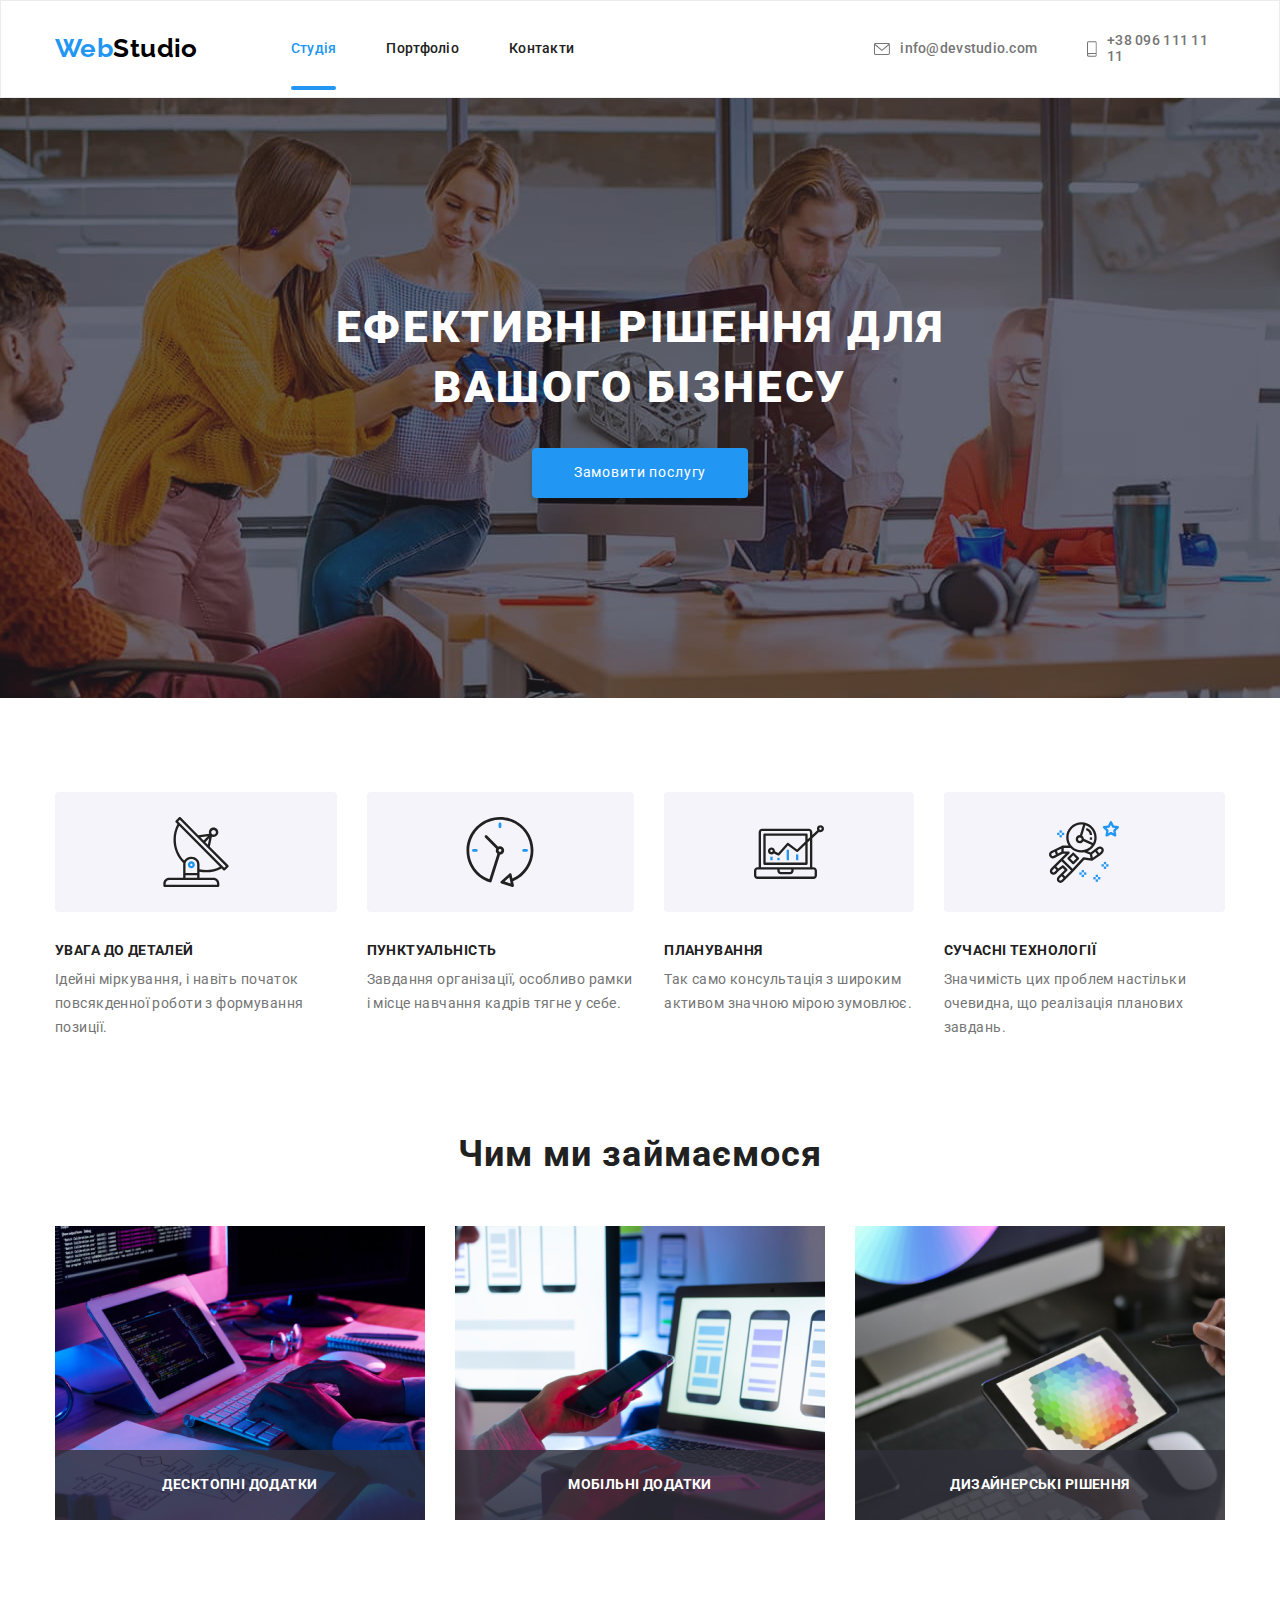
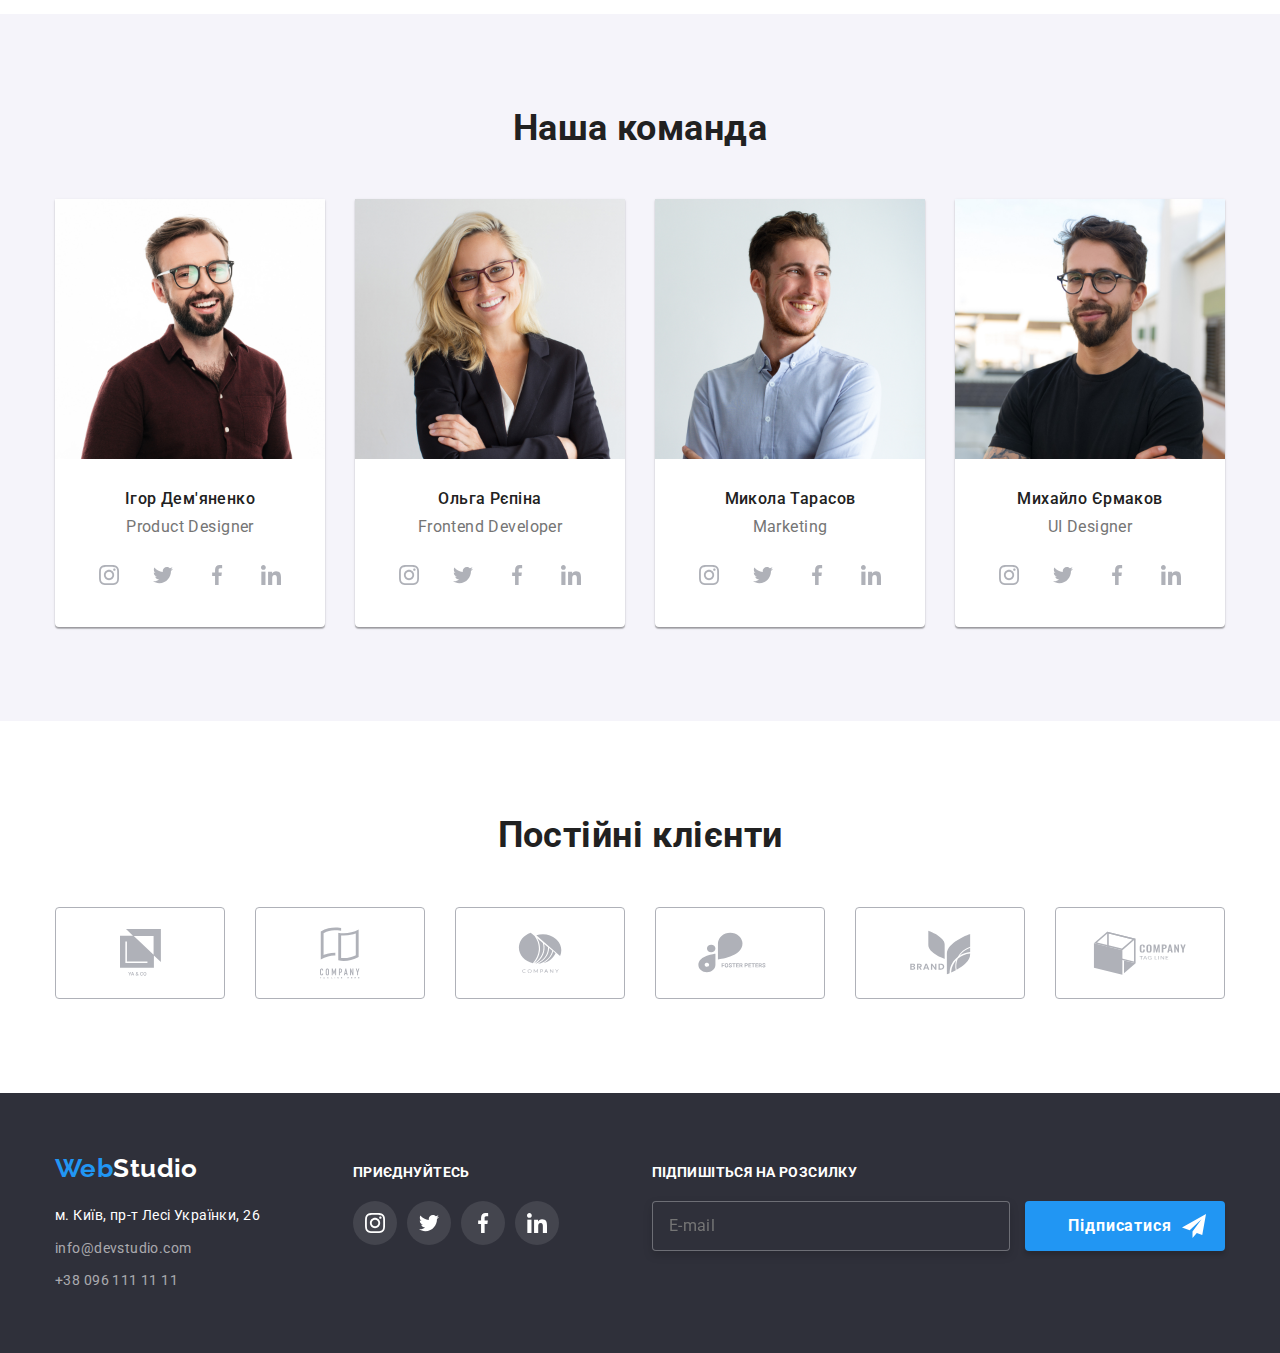
<file: index.html>
<!DOCTYPE html>
<html lang="uk">
  <head>
    <meta charset="UTF-8" />
    <meta http-equiv="X-UA-Compatible" content="IE=edge" />
    <meta name="viewport" content="width=device-width, initial-scale=1.0" />
    <title>WebStudio</title>
    <link rel="preconnect" href="https://fonts.googleapis.com" />
    <link rel="preconnect" href="https://fonts.gstatic.com" crossorigin />

    <!-- font famaly -->

    <link
      href="https://fonts.googleapis.com/css2?family=Raleway:wght@700&family=Roboto:wght@400;500;700;900&display=swap"
      rel="stylesheet"
    />

    <!-- normalizer -->

    <link
      rel="stylesheet"
      href="https://cdnjs.cloudflare.com/ajax/libs/modern-normalize/1.1.0/modern-normalize.min.css"
    />

    <!-- Styles -->

    <link rel="stylesheet" href="./css/main.min.css" />
  </head>
  <body>
    <!-- header -->

    <header class="header">
      <div class="container">
        <nav class="nav">
          <a href="WebStudio" class="header__logo logo"
            >Web<span class="logo__dark">Studio</span></a
          >
          <ul class="nav__list list">
            <li class="nav__item">
              <a href="./index.html" class="nav__link nav__link--current">Студія</a>
            </li>
            <li class="nav__item">
              <a href="./portfolio.html" class="nav__link">Портфоліо</a>
            </li>
            <li class="nav__item">
              <a href="Контакти" class="nav__link">Контакти</a>
            </li>
          </ul>
        </nav>

        <ul class="contacts__list list">
          <li class="contacts__item"
            ><a class="contacts__link" href="mailto:info@devstudio.com">
              <svg class="contacts__img" width="16" height="12">
                <use href="./image/icons.svg#mail"></use>
              </svg>
              info@devstudio.com</a
            ></li
          >
          <li class="contacts__item"
            ><a class="contacts__link" href="tel:+380961111111">
              <svg class="contacts__img" width="10" height="16">
                <use href="./image/icons.svg#smartphone"></use>
              </svg>
              +38 096 111 11 11</a
            ></li
          >
        </ul>
      </div>
    </header>

    <main>
      <!-- hero -->

      <section class="section hero">
        <div class="container">
          <h1 class="hero__title">Ефективні рішення для вашого бізнесу</h1>
          <button type="button" class="hero__button" data-modal-open>Замовити послугу</button>
        </div>
      </section>

      <!--Company skills-->
      <section class="skills section">
        <div class="container">
          <h2 class="visually-hidden">Переваги</h2>
          <ul class="skills__list list">
            <li class="skills__item">
              <div class="skills-box">
                <svg class="skills-box__icon" width="70" height="70">
                  <use href="./image/icons.svg#antenna"></use>
                </svg>
              </div>
              <h3 class="skills__title">УВАГА ДО ДЕТАЛЕЙ</h3>
              <p class="skills__text"
                >Ідейні міркування, і навіть початок повсякденної роботи з формування позиції.</p
              >
            </li>
            <li class="skills__item">
              <div class="skills-box">
                <svg class="skills-box__icon" width="70" height="70">
                  <use href="./image/icons.svg#clock"></use>
                </svg>
              </div>
              <h3 class="skills__title">ПУНКТУАЛЬНІСТЬ</h3>
              <p class="skills__text"
                >Завдання організації, особливо рамки і місце навчання кадрів тягне у себе.</p
              >
            </li>
            <li class="skills__item">
              <div class="skills-box">
                <svg class="skills-box__icon" width="70" height="70">
                  <use href="./image/icons.svg#diagram"></use>
                </svg>
              </div>
              <h3 class="skills__title">ПЛАНУВАННЯ</h3>
              <p class="skills__text"
                >Так само консультація з широким активом значною мірою зумовлює.</p
              >
            </li>
            <li class="skills__item">
              <div class="skills-box">
                <svg class="skills-box__icon" width="70" height="70">
                  <use href="./image/icons.svg#astronaut"></use>
                </svg>
              </div>
              <h3 class="skills__title">СУЧАСНІ ТЕХНОЛОГІЇ</h3>
              <p class="skills__text"
                >Значимість цих проблем настільки очевидна, що реалізація планових завдань.</p
              >
            </li>
          </ul>
        </div>
      </section>

      <!--Company scope of work-->
      <section class="work section">
        <div class="container">
          <h2 class="work__title">Чим ми займаємося</h2>
          <ul class="work__list list">
            <li class="work__item">
              <div class="work__thumb">
                <img
                  src="./image/scope-of-work/box-1.jpg"
                  alt="writing code"
                  width="370"
                  height="294"
                />
                <div class="work-overlay">
                  <p class="work-overlay__desc">Десктопні додатки</p>
                </div>
              </div>
            </li>
            <li class="work__item">
              <div class="work__thumb">
                <img
                  src="./image/scope-of-work/box-2.jpg"
                  alt="application design"
                  width="370"
                  height="294"
                />
                <div class="work-overlay">
                  <p class="work-overlay__desc">Мобільні додатки</p>
                </div>
              </div>
            </li>
            <li class="work__item">
              <div class="work__thumb">
                <img
                  src="./image/scope-of-work/box-3.jpg"
                  alt="final testing of the application"
                  width="370"
                  height="294"
                />
                <div class="work-overlay">
                  <p class="work-overlay__desc">Дизайнерські рішення</p>
                </div>
              </div>
            </li>
          </ul>
        </div>
      </section>

      <!--Our team-->
      <section class="team section">
        <div class="container">
          <h2 class="team__title">Наша команда</h2>

          <ul class="team__list list">
            <li class="team__item">
              <img
                class="team__img"
                src="./image/our-team/img-1.jpg"
                alt="Ігор Дем'яненко"
                width="270"
                height="260"
              />
              <div class="team__content--wrapp">
                <h3 class="team__subtitle">Ігор Дем'яненко</h3>
                <p class="team__text">Product Designer</p>
                <ul class="socials__list">
                  <li class="socials__item">
                    <a
                      class="socials__link link"
                      href="https://instagram.com"
                      target="_blank"
                      rel="noopener noreferrer"
                      aria-label="Instagram"
                    >
                      <svg class="socials__icon" width="20px" height="20px">
                        <use href="./image/icons.svg#instagram"></use>
                      </svg>
                    </a>
                  </li>
                  <li class="socials__item">
                    <a
                      class="socials__link link"
                      href="https://twitter.com"
                      target="_blank"
                      rel="noopener noreferrer"
                      aria-label="Twitter"
                    >
                      <svg class="socials__icon" width="20px" height="20px">
                        <use href="./image/icons.svg#twitter"></use></svg
                    ></a>
                  </li>
                  <li class="socials__item">
                    <a
                      class="socials__link link"
                      href="https://facebook.com"
                      aria-label="Facebook"
                      target="_blank"
                      rel="noopener noreferrer"
                    >
                      <svg class="socials__icon" width="20px" height="20px">
                        <use href="./image/icons.svg#facebook"></use></svg></a
                  ></li>
                  <li class="socials__item"
                    ><a
                      class="socials__link link"
                      href="https://linkedin.com"
                      aria-label="LinkedIn"
                      target="_blank"
                      rel="noopener noreferrer"
                    >
                      <svg class="socials__icon" width="20px" height="20px">
                        <use href="./image/icons.svg#linkedin"></use></svg
                    ></a>
                  </li>
                </ul>
              </div>
            </li>
            <li class="team__item">
              <img
                class="team__img"
                src="./image/our-team/img-2.jpg"
                alt="Ольга Рєпіна"
                width="270"
                height="260"
              />
              <div class="team__content--wrapp">
                <h3 class="team__subtitle">Ольга Рєпіна</h3>
                <p class="team__text">Frontend Developer</p>
                <ul class="socials__list">
                  <li class="socials__item">
                    <a
                      class="socials__link"
                      href="https://instagram.com"
                      target="_blank"
                      rel="noopener noreferrer"
                      aria-label="Instagram"
                    >
                      <svg class="socials__icon" width="20px" height="20px">
                        <use href="./image/icons.svg#instagram"></use>
                      </svg>
                    </a>
                  </li>
                  <li class="socials__item">
                    <a
                      class="socials__link link"
                      href="https://twitter.com"
                      target="_blank"
                      rel="noopener noreferrer"
                      aria-label="Twitter"
                    >
                      <svg class="socials__icon" width="20px" height="20px">
                        <use href="./image/icons.svg#twitter"></use></svg
                    ></a>
                  </li>
                  <li class="socials__item">
                    <a
                      class="socials__link link"
                      href="https://facebook.com"
                      aria-label="Facebook"
                      target="_blank"
                      rel="noopener noreferrer"
                    >
                      <svg class="socials__icon" width="20px" height="20px">
                        <use href="./image/icons.svg#facebook"></use></svg></a
                  ></li>
                  <li class="socials__item"
                    ><a
                      class="socials__link link"
                      href="https://linkedin.com"
                      aria-label="LinkedIn"
                      target="_blank"
                      rel="noopener noreferrer"
                    >
                      <svg class="socials__icon" width="20px" height="20px">
                        <use href="./image/icons.svg#linkedin"></use></svg
                    ></a>
                  </li>
                </ul>
              </div>
            </li>
            <li class="team__item">
              <img
                class="team__img"
                src="./image/our-team/img-3.jpg"
                alt="Микола Тарасов"
                width="270"
                height="260"
              />
              <div class="team__content--wrapp">
                <h3 class="team__subtitle">Микола Тарасов</h3>
                <p class="team__text">Marketing</p>
                <ul class="socials__list">
                  <li class="socials__item">
                    <a
                      class="socials__link"
                      href="https://instagram.com"
                      target="_blank"
                      rel="noopener noreferrer"
                      aria-label="Instagram"
                    >
                      <svg class="socials__icon" width="20px" height="20px">
                        <use href="./image/icons.svg#instagram"></use>
                      </svg>
                    </a>
                  </li>
                  <li class="socials__item">
                    <a
                      class="socials__link link"
                      href="https://twitter.com"
                      target="_blank"
                      rel="noopener noreferrer"
                      aria-label="Twitter"
                    >
                      <svg class="socials__icon" width="20px" height="20px">
                        <use href="./image/icons.svg#twitter"></use></svg
                    ></a>
                  </li>
                  <li class="socials__item">
                    <a
                      class="socials__link link"
                      href="https://facebook.com"
                      aria-label="Facebook"
                      target="_blank"
                      rel="noopener noreferrer"
                    >
                      <svg class="socials__icon" width="20px" height="20px">
                        <use href="./image/icons.svg#facebook"></use></svg></a
                  ></li>
                  <li class="socials__item"
                    ><a
                      class="socials__link link"
                      href="https://linkedin.com"
                      aria-label="LinkedIn"
                      target="_blank"
                      rel="noopener noreferrer"
                    >
                      <svg class="socials__icon" width="20px" height="20px">
                        <use href="./image/icons.svg#linkedin"></use></svg
                    ></a>
                  </li>
                </ul>
              </div>
            </li>
            <li class="team__item">
              <img
                class="team__img"
                src="./image/our-team/img-4.jpg"
                alt="Михайло Єрмаков"
                width="270"
                height="260"
              />
              <div class="team__content--wrapp">
                <h3 class="team__subtitle">Михайло Єрмаков</h3>
                <p class="team__text">UI Designer</p>
                <ul class="socials__list">
                  <li class="socials__item">
                    <a
                      class="socials__link"
                      href="https://instagram.com"
                      target="_blank"
                      rel="noopener noreferrer"
                      aria-label="Instagram"
                    >
                      <svg class="socials__icon" width="20px" height="20px">
                        <use href="./image/icons.svg#instagram"></use>
                      </svg>
                    </a>
                  </li>
                  <li class="socials__item">
                    <a
                      class="socials__link link"
                      href="https://twitter.com"
                      target="_blank"
                      rel="noopener noreferrer"
                      aria-label="Twitter"
                    >
                      <svg class="socials__icon" width="20px" height="20px">
                        <use href="./image/icons.svg#twitter"></use></svg
                    ></a>
                  </li>
                  <li class="socials__item">
                    <a
                      class="socials__link link"
                      href="https://facebook.com"
                      aria-label="Facebook"
                      target="_blank"
                      rel="noopener noreferrer"
                    >
                      <svg class="socials__icon" width="20px" height="20px">
                        <use href="./image/icons.svg#facebook"></use></svg></a
                  ></li>
                  <li class="socials__item"
                    ><a
                      class="socials__link link"
                      href="https://linkedin.com"
                      aria-label="LinkedIn"
                      target="_blank"
                      rel="noopener noreferrer"
                    >
                      <svg class="socials__icon" width="20px" height="20px">
                        <use href="./image/icons.svg#linkedin"></use></svg
                    ></a>
                  </li>
                </ul>
              </div>
            </li>
          </ul>
        </div>
      </section>

      <!-- Сustomers -->

      <section class="customers section">
        <div class="container">
          <h2 class="customers__title">Постійні клієнти</h2>
          <ul class="customers__list list">
            <li class="customers__item">
              <a
                class="customers__link link"
                href=""
                target="_blank"
                rel="noopener noreferrer"
                aria-label="customers"
              >
                <svg class="customers__icon" width="41px" height="47px">
                  <use href="./image/icons.svg#group"></use>
                </svg>
              </a>
            </li>
            <li class="customers__item">
              <a
                class="customers__link"
                href=""
                target="_blank"
                rel="noopener noreferrer"
                aria-label="customers"
              >
                <svg class="customers__icon" width="40px" height="52px">
                  <use href="./image/icons.svg#group-1"></use>
                </svg>
              </a>
            </li>
            <li class="customers__item">
              <a
                class="customers__link"
                href=""
                target="_blank"
                rel="noopener noreferrer"
                aria-label="customers"
              >
                <svg class="customers__icon" width="44px" height="41px">
                  <use href="./image/icons.svg#group-2"></use>
                </svg>
              </a>
            </li>
            <li class="customers__item">
              <a
                class="customers__link"
                href=""
                target="_blank"
                rel="noopener noreferrer"
                aria-label="customers"
              >
                <svg class="customers__icon" width="84px" height="41px">
                  <use href="./image/icons.svg#group-3"></use>
                </svg>
              </a>
            </li>
            <li class="customers__item">
              <a
                class="customers__link"
                href=""
                target="_blank"
                rel="noopener noreferrer"
                aria-label="customers"
              >
                <svg class="customers__icon" width="63px" height="45px">
                  <use href="./image/icons.svg#group-4"></use>
                </svg>
              </a>
            </li>
            <li class="customers__item">
              <a
                class="customers__link"
                href=""
                target="_blank"
                rel="noopener noreferrer"
                aria-label="customers"
              >
                <svg class="customers__icon" width="94px" height="44px">
                  <use href="./image/icons.svg#group-5"></use>
                </svg>
              </a>
            </li>
          </ul>
        </div>
      </section>
    </main>

    <footer class="footer">
      <div class="container footer__container">
        <div class="footer__contacts">
          <a href="WebStudio" class="logo">Web<span class="logo__light">Studio</span></a>
          <address>
            <ul class="footer__list list">
              <li class="footer__item">
                <a href="" class="footer__link footer__link--white link"
                  >м. Київ, пр-т Лесі Українки, 26</a
                >
              </li>
              <li class="footer__item">
                <a href="mailto:info@devstudio.com" class="footer__link footer__link--grey link"
                  >info@devstudio.com</a
                >
              </li>
              <li class="footer__item">
                <a href="tel:+380961111111" class="footer__link footer__link--grey link"
                  >+38 096 111 11 11</a
                >
              </li>
            </ul>
          </address>
        </div>

        <!-- Footer-socials -->

        <div class="footer-socials">
          <h3 class="footer-socials__title">приєднуйтесь</h3>
          <ul class="footer-socials__list">
            <li class="footer-socials__item">
              <a
                class="footer-socials__link link"
                href="https://instagram.com"
                target="_blank"
                rel="noopener noreferrer"
                aria-label="Instagram"
              >
                <svg class="footer-socials__icon" width="20px" height="20px">
                  <use href="./image/icons.svg#instagram"></use>
                </svg>
              </a>
            </li>
            <li class="footer-socials__item">
              <a
                class="footer-socials__link link"
                href="https://twitter.com"
                target="_blank"
                rel="noopener noreferrer"
                aria-label="Twitter"
              >
                <svg class="footer-socials__icon" width="20px" height="20px">
                  <use href="./image/icons.svg#twitter"></use></svg
              ></a>
            </li>
            <li class="footer-socials__item">
              <a
                class="footer-socials__link link"
                href="https://facebook.com"
                aria-label="Facebook"
                target="_blank"
                rel="noopener noreferrer"
              >
                <svg class="footer-socials__icon" width="20px" height="20px">
                  <use href="./image/icons.svg#facebook"></use></svg></a
            ></li>
            <li class="footer-socials__item"
              ><a
                class="footer-socials__link link"
                href="https://linkedin.com"
                aria-label="LinkedIn"
                target="_blank"
                rel="noopener noreferrer"
              >
                <svg class="footer-socials__icon" width="20px" height="20px">
                  <use href="./image/icons.svg#linkedin"></use></svg
              ></a>
            </li>
          </ul>
        </div>

        <!-- Footer subscription -->

        <form class="footer-subscription" name="footer-subscription" autocomplete="off">
          <strong class="footer-subscription__title">Підпишіться на розсилку</strong>
          <label class="footer-subscription__field">
            <input
              class="footer-subscription__input"
              type="email"
              name="user-mail"
              placeholder="E-mail"
            />
          </label>
          <button class="footer-subscription__button btn" type="submit">
            <span class="btn__desc">Підписатися</span>
            <svg class="btn__icon" width="24px" height="24px">
              <use href="./image/icons.svg#send-email"></use>
            </svg>
          </button>
        </form>
      </div>
    </footer>

    <!-- Modal -->
    <div class="backdrop is-hidden" data-modal>
      <div class="modal">
        <button class="modal-button" type="button" data-modal-close>
          <svg class="modal-button__icon" width="11px" height="11px">
            <use href="./image/icons.svg#Vector"></use>
          </svg>
        </button>

        <!-- Register form -->

        <form class="register-form" name="register-form" autocomplete="off">
          <strong class="register-form__title">Залиште свої дані, ми вам передзвонимо</strong>
          <div class="register-form__group" role="group">
            <label class="register-form__field">
              <span class="register-form__label">Ім'я</span>
              <input class="register-form__input" type="text" name="user-name" placeholder=" " />
              <svg class="register-form__icon" width="18px" height="18px">
                <use href="./image/icons.svg#person-black"></use>
              </svg>
            </label>

            <label class="register-form__field">
              <span class="register-form__label">Телефон</span>
              <input class="register-form__input" type="tel" name="user-phone" placeholder=" " />
              <svg class="register-form__icon" width="18px" height="18px">
                <use href="./image/icons.svg#phone-black"></use>
              </svg>
            </label>

            <label class="register-form__field">
              <span class="register-form__label">Пошта</span>
              <input class="register-form__input" type="email" name="user-email" placeholder=" " />
              <svg class="register-form__icon" width="18px" height="18px">
                <use href="./image/icons.svg#email-black"></use>
              </svg>
            </label>

            <label class="register-form__field">
              <span class="register-form__label">Коментар</span>
              <textarea
                class="register-form__message"
                name="user-comments"
                rows="6"
                placeholder="Введіть текст"
              ></textarea>
            </label>
          </div>

          <label class="register-form__agreement">
            <input
              class="register-form__checkbox visually-hidden"
              type="checkbox"
              name="checkbox-agreement"
            />
            <svg class="register-form__icon" width="16px" height="15px">
              <use class="icon-unchecked" href="./image/icons.svg#unchecked"></use>
              <use class="icon-checked" href="./image/icons.svg#checked"></use>
            </svg>
            <span class="register-form__desc"
              >Погоджуюся з розсилкою та приймаю
              <a
                class="register-form__link"
                href="http://www.edu.goit.global"
                target="_blank"
                rel="noopener noreferrer"
                >Умови договору</a
              >
            </span>
          </label>

          <button class="register-form__button" type="submit">Відправити</button>
        </form>
      </div>
    </div>

    <script src="./js/modal.js"></script>
  </body>
</html>
</file>
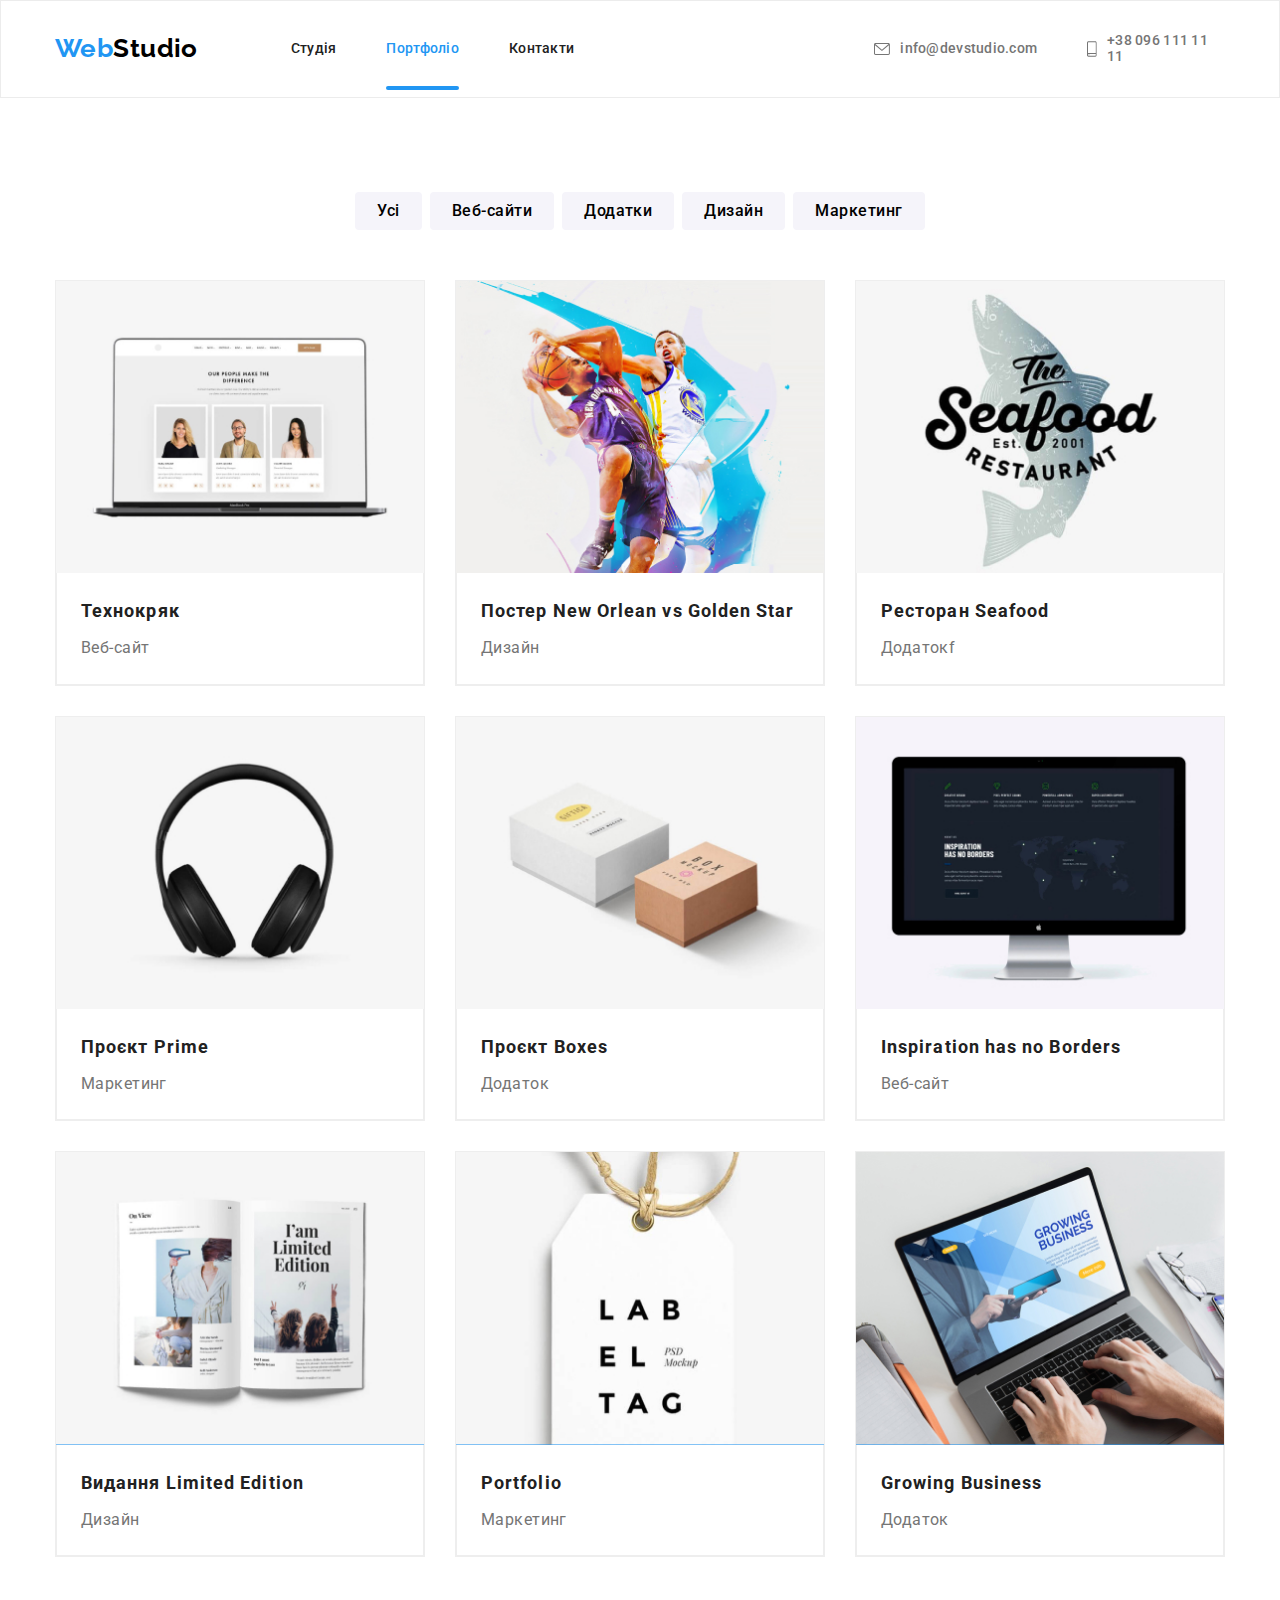
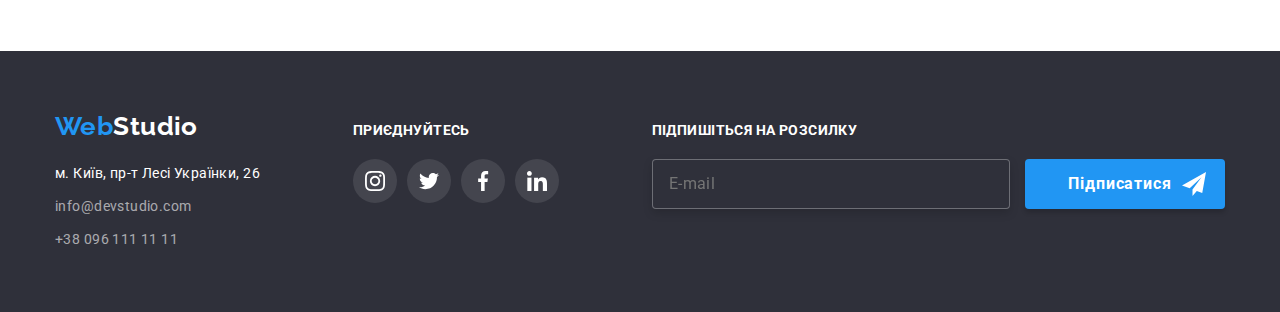
<file: portfolio.html>
<!DOCTYPE html>
<html lang="uk">
  <head>
    <meta charset="UTF-8" />
    <meta http-equiv="X-UA-Compatible" content="IE=edge" />
    <meta name="viewport" content="width=device-width, initial-scale=1.0" />
    <title>WebStudio</title>
    <link rel="preconnect" href="https://fonts.googleapis.com" />
    <link rel="preconnect" href="https://fonts.gstatic.com" crossorigin />
    <link
      href="https://fonts.googleapis.com/css2?family=Raleway:wght@700&family=Roboto:wght@400;500;700;900&display=swap"
      rel="stylesheet"
    />

    <!-- normalizer -->

    <link
      rel="stylesheet"
      href="https://cdnjs.cloudflare.com/ajax/libs/modern-normalize/1.1.0/modern-normalize.min.css"
    />

    <!-- styles -->

    <link rel="stylesheet" href="./css/main.min.css" />
  </head>
  <body>
    <header class="header">
      <div class="container">
        <nav class="nav">
          <a href="WebStudio" class="header__logo logo"
            >Web<span class="logo__dark">Studio</span></a
          >
          <ul class="nav__list list">
            <li class="nav__item">
              <a href="./index.html" class="nav__link">Студія</a>
            </li>
            <li class="nav__item">
              <a href="./portfolio.html" class="nav__link nav__link--current">Портфоліо</a>
            </li>
            <li class="nav__item">
              <a href="Контакти" class="nav__link">Контакти</a>
            </li>
          </ul>
        </nav>

        <ul class="contacts__list list">
          <li class="contacts__item"
            ><a class="contacts__link" href="mailto:info@devstudio.com">
              <svg class="contacts__img" width="16" height="12">
                <use href="./image/icons.svg#mail"></use>
              </svg>
              info@devstudio.com</a
            ></li
          >
          <li class="contacts__item"
            ><a class="contacts__link" href="tel:+380961111111">
              <svg class="contacts__img" width="10" height="16">
                <use href="./image/icons.svg#smartphone"></use>
              </svg>
              +38 096 111 11 11</a
            ></li
          >
        </ul>
      </div>
    </header>

    <main>
      <section class="section projects">
        <div class="container">
          <h1 class="visually-hidden"> Портфоліо</h1>
          <!-- Navi-flters -->
          <ul class="filters__list list">
            <li><button type="button" class="button button__active">Усі</button></li>
            <li><button type="button" class="button button__active">Веб-сайти</button></li>
            <li><button type="button" class="button button__active">Додатки</button></li>
            <li><button type="button" class="button button__active">Дизайн</button></li>
            <li><button type="button" class="button button__active">Маркетинг</button></li>
          </ul>

          <!--Portfolio elements -->

          <ul class="projects__list list">
            <li class="projects__item">
              <a class="projects__link link" href="">
                <div class="projects__thumb">
                  <img
                    src="./image/page-2-main-content/img-1.jpg"
                    alt="Технокряк"
                    width="370"
                    height="294"
                  />
                  <div class="overlay">
                    <p class="overlay__desc"
                      >Ресурс пропонує комплексні пропозиції з різним рівнем функціоналу та
                      сервісів. Все це дозволить відвідувачу отримати вичерпні відомості про
                      компанію чи приватну особу.</p
                    >
                  </div>
                </div>
                <div class="projects__content--wrapp">
                  <h2 class="projects__title">Технокряк</h2>
                  <p class="projects__text">Веб-сайт</p>
                </div>
              </a>
            </li>
            <li class="projects__item">
              <a class="projects__link link" href="">
                <div class="projects__thumb">
                  <img
                    src="./image/page-2-main-content/img-2.jpg"
                    alt="Постер New Orlean vs Golden Star"
                    width="370"
                    height="294"
                  />
                  <div class="overlay">
                    <p class="overlay__desc"
                      >Ресурс пропонує комплексні пропозиції з різним рівнем функціоналу та
                      сервісів. Все це дозволить відвідувачу отримати вичерпні відомості про
                      компанію чи приватну особу.</p
                    >
                  </div>
                </div>

                <div class="projects__content--wrapp">
                  <h2 class="projects__title">Постер New Orlean vs Golden Star</h2>
                  <p class="projects__text">Дизайн</p>
                </div>
              </a>
            </li>
            <li class="projects__item">
              <a class="projects__link link" href="">
                <div class="projects__thumb">
                  <img
                    src="./image/page-2-main-content/img-3.jpg"
                    alt="Постер New Orlean vs Golden Star"
                    width="370"
                    height="294"
                  />
                  <div class="overlay">
                    <p class="overlay__desc"
                      >Ресурс пропонує комплексні пропозиції з різним рівнем функціоналу та
                      сервісів. Все це дозволить відвідувачу отримати вичерпні відомості про
                      компанію чи приватну особу.</p
                    >
                  </div>
                </div>

                <div class="projects__content--wrapp">
                  <h2 class="projects__title">Ресторан Seafood</h2>
                  <p class="projects__text">Додатокf</p>
                </div>
              </a>
            </li>
            <li class="projects__item">
              <a class="projects__link link" href="">
                <div class="projects__thumb">
                  <img
                    src="./image/page-2-main-content/img-4.jpg"
                    alt="Проєкт Prime"
                    width="370"
                    height="294"
                  />
                  <div class="overlay">
                    <p class="overlay__desc"
                      >Ресурс пропонує комплексні пропозиції з різним рівнем функціоналу та
                      сервісів. Все це дозволить відвідувачу отримати вичерпні відомості про
                      компанію чи приватну особу.</p
                    >
                  </div>
                </div>

                <div class="projects__content--wrapp">
                  <h2 class="projects__title">Проєкт Prime</h2>
                  <p class="projects__text">Маркетинг</p>
                </div>
              </a>
            </li>
            <li class="projects__item">
              <a class="projects__link link" href="">
                <div class="projects__thumb">
                  <img
                    src="./image/page-2-main-content/img-5.jpg"
                    alt="Проєкт Boxes"
                    width="370"
                    height="294"
                  />
                  <div class="overlay">
                    <p class="overlay__desc"
                      >Ресурс пропонує комплексні пропозиції з різним рівнем функціоналу та
                      сервісів. Все це дозволить відвідувачу отримати вичерпні відомості про
                      компанію чи приватну особу.</p
                    >
                  </div>
                </div>

                <div class="projects__content--wrapp">
                  <h2 class="projects__title">Проєкт Boxes</h2>
                  <p class="projects__text">Додаток</p>
                </div>
              </a>
            </li>
            <li class="projects__item">
              <a class="projects__link link" href="">
                <div class="projects__thumb">
                  <img
                    src="./image/page-2-main-content/img-6.jpg"
                    alt="Inspiration has no Borders"
                    width="370"
                    height="294"
                  />
                  <div class="overlay">
                    <p class="overlay__desc"
                      >Ресурс пропонує комплексні пропозиції з різним рівнем функціоналу та
                      сервісів. Все це дозволить відвідувачу отримати вичерпні відомості про
                      компанію чи приватну особу.</p
                    >
                  </div>
                </div>

                <div class="projects__content--wrapp">
                  <h2 class="projects__title">Inspiration has no Borders</h2>
                  <p class="projects__text">Веб-сайт</p>
                </div>
              </a>
            </li>
            <li class="projects__item">
              <a class="projects__link link" href="">
                <div class="projects__thumb">
                  <img
                    src="./image/page-2-main-content/img-7.jpg"
                    alt="Видання Limited Edition"
                    width="370"
                    height="294"
                  />
                  <div class="overlay">
                    <p class="overlay__desc"
                      >Ресурс пропонує комплексні пропозиції з різним рівнем функціоналу та
                      сервісів. Все це дозволить відвідувачу отримати вичерпні відомості про
                      компанію чи приватну особу.</p
                    >
                  </div>
                </div>

                <div class="projects__content--wrapp">
                  <h2 class="projects__title">Видання Limited Edition</h2>
                  <p class="projects__text">Дизайн</p>
                </div>
              </a>
            </li>
            <li class="projects__item">
              <a class="projects__link link" href="">
                <div class="projects__thumb">
                  <img
                    src="./image/page-2-main-content/img-8.jpg"
                    alt="Проєкт LAB"
                    width="370"
                    height="294"
                  />
                  <div class="overlay">
                    <p class="overlay__desc"
                      >Ресурс пропонує комплексні пропозиції з різним рівнем функціоналу та
                      сервісів. Все це дозволить відвідувачу отримати вичерпні відомості про
                      компанію чи приватну особу.</p
                    >
                  </div>
                </div>

                <div class="projects__content--wrapp">
                  <h2 class="projects__title">Portfolio</h2>
                  <p class="projects__text">Маркетинг</p>
                </div>
              </a>
            </li>
            <li class="projects__item">
              <a class="projects__link link" href="">
                <div class="projects__thumb">
                  <img
                    src="./image/page-2-main-content/img-9.jpg"
                    alt="Growing Business"
                    width="370"
                    height="294"
                  />
                  <div class="overlay">
                    <p class="overlay__desc"
                      >Ресурс пропонує комплексні пропозиції з різним рівнем функціоналу та
                      сервісів. Все це дозволить відвідувачу отримати вичерпні відомості про
                      компанію чи приватну особу.</p
                    >
                  </div>
                </div>

                <div class="projects__content--wrapp">
                  <h2 class="projects__title">Growing Business</h2>
                  <p class="projects__text">Додаток</p>
                </div>
              </a>
            </li>
          </ul>
        </div>
      </section>
    </main>

    <!-- Footer -->

    <footer class="footer">
      <div class="container footer__container">
        <div class="footer__contacts">
          <a href="WebStudio" class="logo">Web<span class="logo__light">Studio</span></a>
          <address>
            <ul class="footer__list list">
              <li class="footer__item">
                <a href="" class="footer__link footer__link--white link"
                  >м. Київ, пр-т Лесі Українки, 26</a
                >
              </li>
              <li class="footer__item">
                <a href="mailto:info@devstudio.com" class="footer__link footer__link--grey link"
                  >info@devstudio.com</a
                >
              </li>
              <li class="footer__item">
                <a href="tel:+380961111111" class="footer__link footer__link--grey link"
                  >+38 096 111 11 11</a
                >
              </li>
            </ul>
          </address>
        </div>

        <!-- Footer-socials -->

        <div class="footer-socials">
          <h3 class="footer-socials__title">приєднуйтесь</h3>
          <ul class="footer-socials__list">
            <li class="footer-socials__item">
              <a
                class="footer-socials__link link"
                href="https://instagram.com"
                target="_blank"
                rel="noopener noreferrer"
                aria-label="Instagram"
              >
                <svg class="footer-socials__icon" width="20px" height="20px">
                  <use href="./image/icons.svg#instagram"></use>
                </svg>
              </a>
            </li>
            <li class="footer-socials__item">
              <a
                class="footer-socials__link link"
                href="https://twitter.com"
                target="_blank"
                rel="noopener noreferrer"
                aria-label="Twitter"
              >
                <svg class="footer-socials__icon" width="20px" height="20px">
                  <use href="./image/icons.svg#twitter"></use></svg
              ></a>
            </li>
            <li class="footer-socials__item">
              <a
                class="footer-socials__link link"
                href="https://facebook.com"
                aria-label="Facebook"
                target="_blank"
                rel="noopener noreferrer"
              >
                <svg class="footer-socials__icon" width="20px" height="20px">
                  <use href="./image/icons.svg#facebook"></use></svg></a
            ></li>
            <li class="footer-socials__item"
              ><a
                class="footer-socials__link link"
                href="https://linkedin.com"
                aria-label="LinkedIn"
                target="_blank"
                rel="noopener noreferrer"
              >
                <svg class="footer-socials__icon" width="20px" height="20px">
                  <use href="./image/icons.svg#linkedin"></use></svg
              ></a>
            </li>
          </ul>
        </div>

        <!-- Footer subscription -->

        <form class="footer-subscription" name="footer-subscription" autocomplete="off">
          <strong class="footer-subscription__title">Підпишіться на розсилку</strong>
          <label class="footer-subscription__field">
            <input
              class="footer-subscription__input"
              type="email"
              name="user-mail"
              placeholder="E-mail"
            />
          </label>
          <button class="footer-subscription__button btn" type="submit">
            <span class="btn__desc">Підписатися</span>
            <svg class="btn__icon" width="24px" height="24px">
              <use href="./image/icons.svg#send-email"></use>
            </svg>
          </button>
        </form>
      </div>
    </footer>
  </body>
</html>
</file>
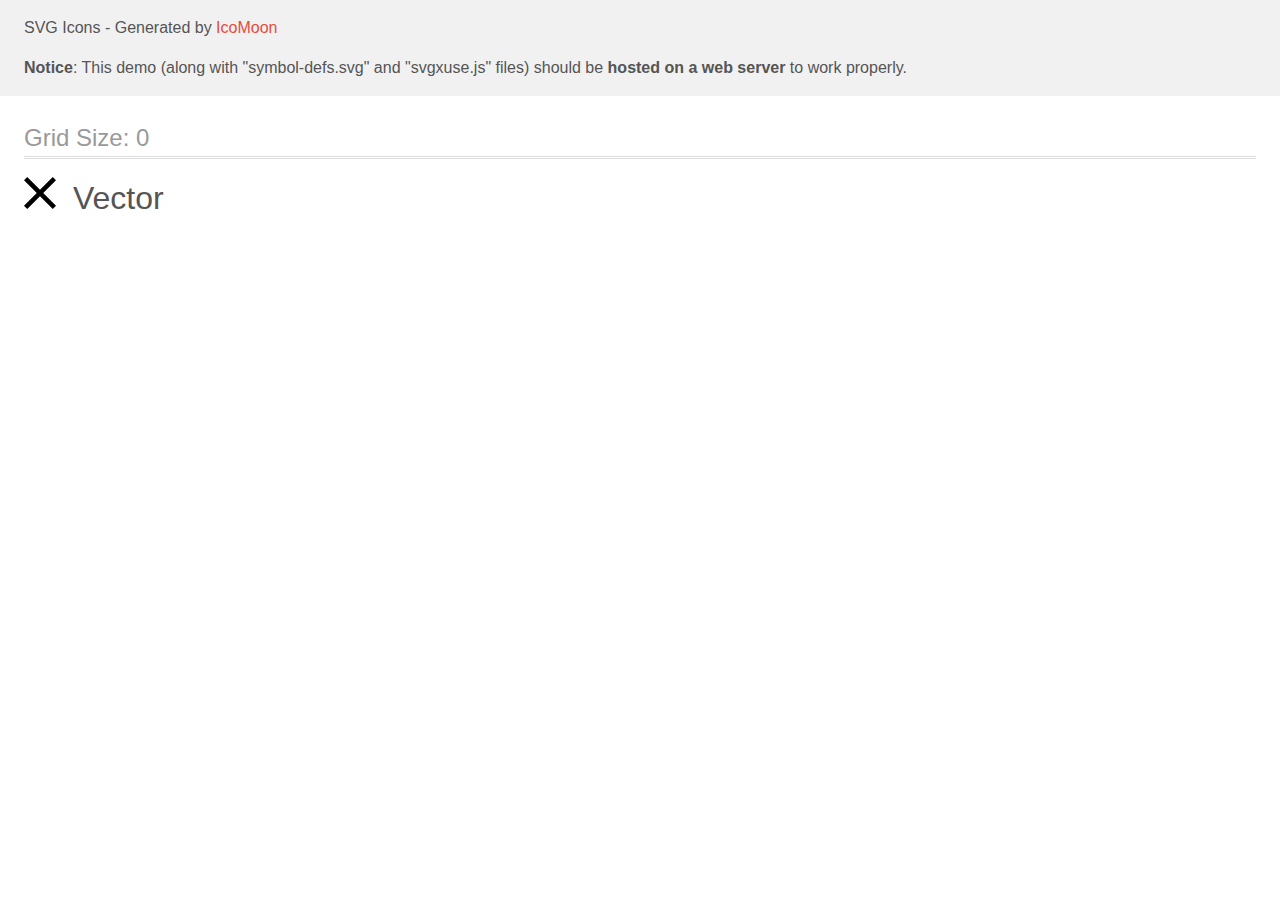
<file: image/Icons/modal/demo-external-svg.html>
<!doctype html>
<html>
<head>
    <title>IcoMoon - SVG Icons</title>
    <meta charset="utf-8">
    <meta name="viewport" content="width=device-width, initial-scale=1">
    <link rel="stylesheet" href="demo-files/demo.css">
    <link rel="stylesheet" href="style.css">
</head>
<body>
<header class="bgc1 clearfix">
<div class="mhl">
    <p>SVG Icons - Generated by <a href="https://icomoon.io/app">IcoMoon</a></p><p><strong>Notice</strong>: This demo (along with "symbol-defs.svg" and "svgxuse.js" files) should be <b>hosted on a web server</b> to work properly.</p>
</div>
</header>
    <div class="clearfix mhl ptl">
        <h1 class="mvm mtn fgc1">Grid Size: 0</h1>
        <div class="glyph fs1">
            <div class="clearfix pbs">
                <svg class="icon Vector"><use xlink:href="symbol-defs.svg#Vector"></use></svg><span class="name"> Vector</span>
            </div>
        </div>
  </div>
<script defer src="svgxuse.js"></script>
</body>
</html>
</file>
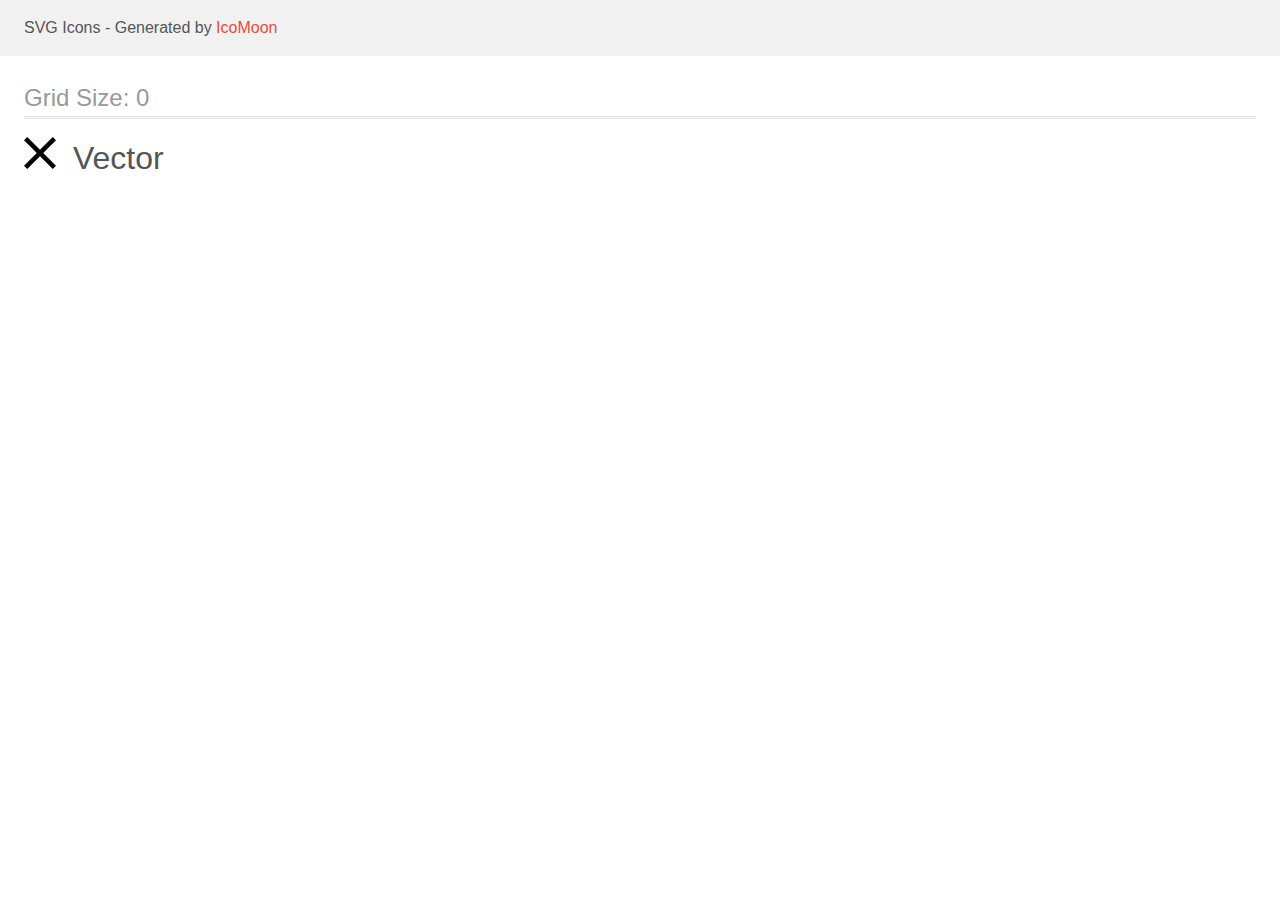
<file: image/Icons/modal/demo.html>
<!doctype html>
<html>
<head>
    <title>IcoMoon - SVG Icons</title>
    <meta charset="utf-8">
    <meta name="viewport" content="width=device-width, initial-scale=1">
    <link rel="stylesheet" href="demo-files/demo.css">
    <link rel="stylesheet" href="style.css">
</head>
<body>
<svg aria-hidden="true" style="position: absolute; width: 0; height: 0; overflow: hidden;" version="1.1" xmlns="http://www.w3.org/2000/svg" xmlns:xlink="http://www.w3.org/1999/xlink">
<defs>
<symbol id="Vector" viewBox="0 0 32 32">
<path d="M32 3.223l-3.223-3.223-12.777 12.777-12.777-12.777-3.223 3.223 12.777 12.777-12.777 12.777 3.223 3.223 12.777-12.777 12.777 12.777 3.223-3.223-12.777-12.777 12.777-12.777z"></path>
</symbol>
</defs>
</svg>

<header class="bgc1 clearfix">
<div class="mhl">
    <p>SVG Icons - Generated by <a href="https://icomoon.io/app">IcoMoon</a></p>
</div>
</header>
    <div class="clearfix mhl ptl">
        <h1 class="mvm mtn fgc1">Grid Size: 0</h1>
        <div class="glyph fs1">
            <div class="clearfix pbs">
                <svg class="icon Vector"><use xlink:href="#Vector"></use></svg><span class="name"> Vector</span>
            </div>
        </div>
  </div>
<script defer src="svgxuse.js"></script>
</body>
</html>
</file>
<file: image/Icons/modal/demo-files/demo.css>
body {
  padding: 0;
  margin: 0;
  font-family: sans-serif;
  font-size: 1em;
  line-height: 1.5;
  color: #555;
  background: #fff;
}
h1 {
  font-size: 1.5em;
  font-weight: normal;
  box-shadow: 0 1px #ddd, 0 2px #fff, 0 3px #ddd;
}
small {
  font-size: .66666667em;
}
a {
  color: #e74c3c;
  text-decoration: none;
}
a:hover, a:focus {
  box-shadow: 0 1px #e74c3c;
}
.bshadow0, input {
  box-shadow: inset 0 -2px #e7e7e7;
}
input:hover {
  box-shadow: inset 0 -2px #ccc;
}
input, fieldset {
  font-size: 1em;
  margin: 0;
  padding: 0;
  border: 0;
}
input {
  color: inherit;
  line-height: 1.5;
  height: 1.5em;
  padding: .25em 0;
}
input:focus {
  outline: none;
  box-shadow: inset 0 -2px #449fdb;
}
.glyph {
  font-size: 16px;
  margin-right: 1.5em;
  float: left;
  width: 17em;
}
svg {
  color: #000;
}
.liga {
  width: 80%;
  width: calc(100% - 2.5em);
}
.talign-right {
  text-align: right;
}
.talign-center {
  text-align: center;
}
.bgc1 {
  background: #f1f1f1;
}
.fgc0 {
  color: #000;
}
.fgc1 {
  color: #999;
}
p {
  margin-top: 1em;
  margin-bottom: 1em;
}
.mvm {
  margin-top: .75em;
  margin-bottom: .75em;
}
.mtn {
  margin-top: 0;
}
.mtl, .mal {
  margin-top: 1.5em;
}
.mbl, .mal {
  margin-bottom: 1.5em;
}
.mal, .mhl {
  margin-left: 1.5em;
  margin-right: 1.5em;
}
.mhmm {
  margin-left: 1em;
  margin-right: 1em;
}
.ptl {
  padding-top: 1.5em;
}
.pbs, .pvs {
  padding-bottom: .25em;
}
.pvs, .pts {
  padding-top: .25em;
}
.unit {
  float: left;
}
.unitRight {
  float: right;
}
.size1of2 {
  width: 50%;
}
.size1of1 {
  width: 100%;
}
.clearfix:before, .clearfix:after {
  content: " ";
  display: table;
}
.clearfix:after {
  clear: both;
}
.hidden-true {
  display: none;
}
.textbox0 {
  width: 3em;
  background: #f1f1f1;
  padding: .25em .5em;
  line-height: 1.5;
  height: 1.5em;
}
.fs0 {
  font-size: 16px;
}
.fs1 {
  font-size: 32px;
}
.name {
  margin-left: .25em;
}
</file>
<file: image/Icons/modal/style.css>
.icon {
  display: inline-block;
  width: 1em;
  height: 1em;
  stroke-width: 0;
  stroke: currentColor;
  fill: currentColor;
}

/* ==========================================
Single-colored icons can be modified like so:
.name {
  font-size: 32px;
  color: red;
}
========================================== */
</file>
<file: css/main.min.css>
:root{--primary-text-color: #212121;--secondary-text-color: #757575;--accent-color: #2196f3;--text-white-color: #ffffff;--primary-background-color: #ffffff;--secondary-background-color: #f5f4fa;--animation: 250ms cubic-bezier(0.4, 0, 0.2, 1);--items: 3;--indent: 30px}.visually-hidden{position:absolute;width:1px;height:1px;margin:-1px;border:0;padding:0;white-space:nowrap;-webkit-clip-path:inset(100%);clip-path:inset(100%);clip:rect(0 0 0 0);overflow:hidden}body{background-color:var(--primary-background-color);color:var(--primary-text-color);font-family:"Roboto",sans-serif;font-size:14px;font-style:normal;letter-spacing:.03em;margin:0}.section{padding:94px 0px}html{-webkit-box-sizing:border-box;box-sizing:border-box}*,*::before,*::after{-webkit-box-sizing:inherit;box-sizing:inherit}h1,h2,h3,h4,h5,h6,p,ul{margin:0;padding:0}.list{list-style:none}img{display:block;max-width:100%;height:auto}button{border:none}.link{text-decoration:none}.footer__item{font-style:normal}.container{width:1200px;padding-left:15px;padding-right:15px;margin:0 auto}.logo{color:var(--accent-color);font-family:"Raleway";font-weight:700;font-size:26px;line-height:1.19;text-decoration:none}.logo__dark{color:#000}.logo__light{color:var(--text-white-color)}.nav{display:-webkit-box;display:-ms-flexbox;display:flex;-webkit-box-align:center;-ms-flex-align:center;align-items:center}.nav__list{display:-webkit-box;display:-ms-flexbox;display:flex;gap:50px;-webkit-box-align:center;-ms-flex-align:center;align-items:center;-webkit-box-pack:center;-ms-flex-pack:center;justify-content:center;margin:0 300px 0 0}.nav__link{position:relative;color:var(--primary-text-color);font-weight:500;line-height:1.14;letter-spacing:.02em;text-decoration:none;-webkit-transition:color var(--animation);transition:color var(--animation)}.nav__link--current::after{content:"";position:absolute;left:0;top:46px;height:4px;width:100%;background-color:var(--accent-color);border-radius:2px}.nav__link:hover,.nav__link:focus{color:var(--accent-color)}.nav__link--current{color:var(--accent-color)}.contacts__list{display:-webkit-box;display:-ms-flexbox;display:flex;gap:50px;-webkit-box-align:center;-ms-flex-align:center;align-items:center;-webkit-box-pack:center;-ms-flex-pack:center;justify-content:center;padding:0;margin:0}.contacts__img{fill:currentColor}.contacts__link{display:-webkit-box;display:-ms-flexbox;display:flex;color:var(--secondary-text-color);-webkit-box-align:center;-ms-flex-align:center;align-items:center;font-weight:500;line-height:1.14;letter-spacing:.02em;text-decoration:none;padding-top:32px;padding-bottom:32px;gap:10px;-webkit-transition:color var(--animation);transition:color var(--animation)}.contacts__link:hover,.contacts__link:focus{color:var(--accent-color)}.socials__list{display:-webkit-box;display:-ms-flexbox;display:flex;gap:10px;list-style:none;-webkit-box-pack:center;-ms-flex-pack:center;justify-content:center}.socials__link{display:-webkit-box;display:-ms-flexbox;display:flex;-webkit-box-align:center;-ms-flex-align:center;align-items:center;-webkit-box-pack:center;-ms-flex-pack:center;justify-content:center;width:44px;height:44px;border-radius:50%;-webkit-transition:background-color var(--animation);transition:background-color var(--animation)}.socials__link:hover,.socials__link:focus{background-color:var(--accent-color)}.socials__icon{fill:#afb1b8;-webkit-transition:fill var(--animation);transition:fill var(--animation)}.socials__link:hover .socials__icon,.socials__link:focus .socials__icon{fill:var(--text-white-color)}.backdrop{position:fixed;top:0;left:0;width:100%;height:100%;opacity:1;visibility:visible;background-color:rgba(0,0,0,.2);z-index:100;-webkit-transition:opacity var(--animation),visibility var(--animation);transition:opacity var(--animation),visibility var(--animation)}.backdrop.is-hidden{opacity:0;pointer-events:none;visibility:hidden}.modal{position:absolute;top:50%;left:50%;-webkit-transform:translate(-50%, -50%);transform:translate(-50%, -50%);padding:40px;width:528px;background-color:var(--primary-background-color);-webkit-box-shadow:0px 1px 3px rgba(0,0,0,.12),0px 1px 1px rgba(0,0,0,.14),0px 2px 1px rgba(0,0,0,.2);box-shadow:0px 1px 3px rgba(0,0,0,.12),0px 1px 1px rgba(0,0,0,.14),0px 2px 1px rgba(0,0,0,.2);border-radius:4px}.modal-button{position:absolute;top:8px;right:8px;width:30px;height:30px;display:-webkit-box;display:-ms-flexbox;display:flex;-webkit-box-pack:center;-ms-flex-pack:center;justify-content:center;-webkit-box-align:center;-ms-flex-align:center;align-items:center;background-color:var(--primary-background-color);border-radius:50%;border:1px solid rgba(0,0,0,.1);cursor:pointer}.modal-button__icon{-webkit-transition:fill var(--animation);transition:fill var(--animation)}.modal-button__icon:hover,.modal-button__icon:focus{fill:var(--accent-color)}.register-form__title{display:block;text-align:center;font-size:20px;line-height:1.15;letter-spacing:.03em;margin-bottom:12px}.register-form__group{margin-bottom:20px}.register-form__field{display:block;position:relative}.register-form__field:not(:last-child){margin-bottom:10px}.register-form__label{display:block;font-size:12px;line-height:1.16;letter-spacing:.01em;color:var(--secondary-text-color);margin-bottom:4px}.register-form__input{-webkit-transition:border-color var(--animation);transition:border-color var(--animation);width:100%;height:40px;border:1px solid rgba(33,33,33,.2);border-radius:4px;padding-left:42px;outline:rgba(0,0,0,0)}.register-form__input:focus{border-color:var(--accent-color)}.register-form__icon{position:absolute;-webkit-transition:fill var(--animation);transition:fill var(--animation);top:50%;left:12px;bottom:11px}.register-form__input:focus+.register-form__icon{fill:var(--accent-color)}.register-form__message{display:block;width:100%;height:120px;-webkit-transition:border-color var(--animation);transition:border-color var(--animation);resize:none;border:1px solid rgba(33,33,33,.2);border-radius:4px;padding:12px 16px;font-size:12px;line-height:1.16;letter-spacing:.01em;outline:rgba(0,0,0,0)}.register-form__message::-webkit-input-placeholder{font-size:12px;line-height:1.16;letter-spacing:.01em;color:rgba(117,117,117,.5)}.register-form__message::-moz-placeholder{font-size:12px;line-height:1.16;letter-spacing:.01em;color:rgba(117,117,117,.5)}.register-form__message:-ms-input-placeholder{font-size:12px;line-height:1.16;letter-spacing:.01em;color:rgba(117,117,117,.5)}.register-form__message::-ms-input-placeholder{font-size:12px;line-height:1.16;letter-spacing:.01em;color:rgba(117,117,117,.5)}.register-form__message::placeholder{font-size:12px;line-height:1.16;letter-spacing:.01em;color:rgba(117,117,117,.5)}.register-form__message:focus{border-color:var(--accent-color)}.register-form__agreement{position:relative;display:-webkit-box;display:-ms-flexbox;display:flex;-webkit-box-align:center;-ms-flex-align:center;align-items:center;-webkit-box-pack:center;-ms-flex-pack:center;justify-content:center;margin-bottom:30px}.register-form__checkbox+.register-form__icon{position:absolute;-webkit-transform:translateY(-50%);transform:translateY(-50%);margin-right:7px}.icon-checked{opacity:0;-webkit-transition:opacity var(--animation);transition:opacity var(--animation);fill:var(--accent-color);border-radius:2px}.register-form__checkbox:checked+.register-form__icon .icon-checked{opacity:1}.icon-unchecked{opacity:1;-webkit-transition:opacity var(--animation);transition:opacity var(--animation)}.register-form__checkbox:checked+.register-form__icon .icon-unchecked{opacity:0}.register-form__checkbox:focus+.register-form__icon .icon-unchecked{fill:var(--accent-color)}.register-form__desc{line-height:1.71;color:var(--secondary-text-color)}.register-form__link{line-height:1.71;color:var(--accent-color)}.register-form__link:hover,.register-form__link:focus{color:var(--accent-color)}.register-form__button{display:block;margin:0 auto;background-color:var(--accent-color);color:var(--text-white-color);width:200px;min-height:50px;padding:10px 52px;font-weight:700;font-size:16px;line-height:1.88;letter-spacing:.06em;-webkit-box-shadow:0px 4px 4px rgba(0,0,0,.15);box-shadow:0px 4px 4px rgba(0,0,0,.15);border-radius:4px}.header{border:1px solid #ececec}.header .container{display:-webkit-box;display:-ms-flexbox;display:flex}.header__logo{margin-right:93px;-webkit-box-align:center;-ms-flex-align:center;align-items:center}.hero{padding:200px 0;text-align:center;background-color:#c4c4c4;max-width:1600px;height:600px;margin-left:auto;margin-right:auto;background-image:-webkit-gradient(linear, left top, right top, from(rgba(47, 48, 58, 0.4)), to(rgba(47, 48, 58, 0.4))),url(../image/Hero-img/hero-bg.jpg);background-image:linear-gradient(to right, rgba(47, 48, 58, 0.4), rgba(47, 48, 58, 0.4)),url(../image/Hero-img/hero-bg.jpg);background-repeat:no-repeat;background-position:center;background-size:cover}.hero__title{color:var(--text-white-color);width:696px;margin-left:auto;margin-right:auto;margin-bottom:30px;font-weight:900;font-size:44px;line-height:1.36;text-align:center;letter-spacing:.06em;text-transform:uppercase}.hero__button{background-color:var(--accent-color);color:var(--text-white-color);width:216px;min-height:50px;padding:10px 32px;margin-left:auto;margin-right:auto;line-height:1.88;letter-spacing:.06em;-webkit-box-shadow:0px 4px 4px rgba(0,0,0,.15);box-shadow:0px 4px 4px rgba(0,0,0,.15);border-radius:4px}.skills__list{display:-webkit-box;display:-ms-flexbox;display:flex;gap:30px;-webkit-box-pack:center;-ms-flex-pack:center;justify-content:center;-webkit-box-align:baseline;-ms-flex-align:baseline;align-items:baseline}.skills-box{display:-webkit-box;display:-ms-flexbox;display:flex;height:120px;background-color:var(--secondary-background-color);border-radius:4px;-webkit-box-align:center;-ms-flex-align:center;align-items:center;-webkit-box-pack:center;-ms-flex-pack:center;justify-content:center;margin-bottom:30px}.skills__title{color:var(--primary-text-color);font-size:14px;line-height:1.16;text-transform:uppercase;margin-bottom:10px}.skills__text{color:var(--secondary-text-color);line-height:1.71}.work{padding-top:0}.work__title{font-weight:700;font-size:36px;line-height:1.16;text-align:center;letter-spacing:.03em;margin-bottom:50px}.work__list{display:-webkit-box;display:-ms-flexbox;display:flex;gap:30px;padding-bottom:0}.work__item{width:calc(100% - 20px)}.work__thumb{position:relative}.work-overlay{position:absolute;bottom:0;left:0;width:370px;height:70px;background-color:rgba(47,48,58,.8);display:-webkit-box;display:-ms-flexbox;display:flex;-webkit-box-align:center;-ms-flex-align:center;align-items:center;-webkit-box-pack:center;-ms-flex-pack:center;justify-content:center}.work-overlay__desc{color:var(--text-white-color);font-weight:700;font-size:14px;line-height:1.14px;text-align:center;letter-spacing:.03em;text-transform:uppercase}.team{background-color:var(--secondary-background-color)}.team__title{font-weight:700;font-size:36px;line-height:1.16;text-align:center;margin-bottom:50px}.team__list{display:-webkit-box;display:-ms-flexbox;display:flex;gap:30px}.team__item{background-color:#fff;width:calc(100% - 22.5px);-webkit-box-shadow:0px 1px 3px rgba(0,0,0,.12),0px 1px 1px rgba(0,0,0,.14),0px 2px 1px rgba(0,0,0,.2);box-shadow:0px 1px 3px rgba(0,0,0,.12),0px 1px 1px rgba(0,0,0,.14),0px 2px 1px rgba(0,0,0,.2);border-radius:0px 0px 4px 4px}.team__subtitle{color:var(--primary-text-color);font-weight:500;font-size:16px;line-height:1.19;text-align:center;margin-bottom:10px}.team__text{margin:0;text-align:center;font-size:16px;color:var(--secondary-text-color);margin-bottom:16px}.team__content--wrapp{padding:30px 0}.customers__title{font-weight:700;font-size:36px;line-height:1.16;text-align:center;margin-bottom:50px}.customers__list{display:-webkit-box;display:-ms-flexbox;display:flex;gap:30px}.customers__item{width:calc(100% - 25px)}.customers__link{display:-webkit-box;display:-ms-flexbox;display:flex;height:92px;width:170px;-webkit-box-align:center;-ms-flex-align:center;align-items:center;-webkit-box-pack:center;-ms-flex-pack:center;justify-content:center;border:1px solid #afb1b8;border-radius:4px;-webkit-transition:border var(--animation);transition:border var(--animation)}.customers__link:hover,.customers__link:focus{border:1px solid #2196f3}.customers__icon{fill:#afb1b8;-webkit-transition:fill var(--animation);transition:fill var(--animation)}.customers__link:hover .customers__icon,.customers__link:focus .customers__icon{fill:var(--accent-color)}.footer{background-color:#2f303a;padding:60px 0}.footer__container{display:-webkit-box;display:-ms-flexbox;display:flex;-webkit-box-align:baseline;-ms-flex-align:baseline;align-items:baseline;-webkit-box-pack:justify;-ms-flex-pack:justify;justify-content:space-between}.footer__list{display:list-item;margin-top:20px}.footer__item:not(:last-child){margin-bottom:9px}.footer__link{display:-webkit-box;display:-ms-flexbox;display:flex;text-decoration:none;line-height:1.71}.footer__link--white{color:var(--text-white-color)}.footer__link--grey{color:rgba(255,255,255,.6);-webkit-transition:color var(--animation);transition:color var(--animation)}.footer__link:hover,.footer__link:focus{color:var(--accent-color)}.footer-socials{display:inline-block;-webkit-box-pack:center;-ms-flex-pack:center;justify-content:center}.footer-socials__title{font-size:14px;line-height:1.14;text-transform:uppercase;color:#fff;margin-bottom:20px}.footer-socials__list{display:-webkit-box;display:-ms-flexbox;display:flex;gap:10px;list-style:none;-webkit-box-pack:center;-ms-flex-pack:center;justify-content:center}.footer-socials__link{display:-webkit-box;display:-ms-flexbox;display:flex;-webkit-box-align:center;-ms-flex-align:center;align-items:center;-webkit-box-pack:center;-ms-flex-pack:center;justify-content:center;width:44px;height:44px;background-color:rgba(255,255,255,.1);border-radius:50%;-webkit-transition:background-color var(--animation);transition:background-color var(--animation)}.footer-socials__link:hover,.footer-socials__link:focus{background-color:var(--accent-color)}.footer-socials__icon{fill:var(--text-white-color)}.footer-subscription{-webkit-box-align:center;-ms-flex-align:center;align-items:center;-webkit-box-pack:center;-ms-flex-pack:center;justify-content:center}.footer-subscription__title{display:block;line-height:1.14;text-transform:uppercase;color:var(--text-white-color);margin-bottom:20px}.footer-subscription__input{-webkit-transition:border-color var(--animation);transition:border-color var(--animation);font-size:16px;line-height:1.25;letter-spacing:.03em;width:358px;height:50px;padding-left:16px;-webkit-box-align:center;-ms-flex-align:center;align-items:center;color:var(--text-white-color);border:1px solid rgba(255,255,255,.3);-webkit-filter:drop-shadow(0px 4px 4px rgba(0, 0, 0, 0.15));filter:drop-shadow(0px 4px 4px rgba(0, 0, 0, 0.15));border-radius:4px;margin-right:12px;background-color:#2f303a;outline:rgba(0,0,0,0)}.footer-subscription__input:focus,.footer-subscription__input:hover{border-color:var(--accent-color)}.btn{position:relative;margin:0 auto;background-color:var(--accent-color);color:var(--text-white-color);width:200px;min-height:50px;padding:10px 28px;-webkit-box-shadow:0px 4px 4px rgba(0,0,0,.15);box-shadow:0px 4px 4px rgba(0,0,0,.15);border-radius:4px}.btn__desc{font-weight:700;font-size:16px;line-height:1.88;letter-spacing:.06em;margin-right:10px}.btn__icon{position:absolute;top:13px;bottom:13px}.filters__list{display:-webkit-box;display:-ms-flexbox;display:flex;gap:8px;-webkit-box-pack:center;-ms-flex-pack:center;justify-content:center;margin-bottom:50px}.button{font-weight:500;font-size:16px;line-height:1.625;text-align:center;letter-spacing:.03em;background:var(--secondary-background-color);border-radius:4px;border:none;cursor:pointer;padding:6px 22px;min-height:30px;-webkit-transition:background-color var(--animation),color var(--animation),-webkit-box-shadow var(--animation);transition:background-color var(--animation),color var(--animation),-webkit-box-shadow var(--animation);transition:background-color var(--animation),color var(--animation),box-shadow var(--animation);transition:background-color var(--animation),color var(--animation),box-shadow var(--animation),-webkit-box-shadow var(--animation)}.button__active:hover,.button__active:focus{color:var(--text-white-color);background-color:var(--accent-color);-webkit-box-shadow:0px 3px 1px rgba(0,0,0,.1),0px 1px 2px rgba(0,0,0,.08),0px 2px 2px rgba(0,0,0,.12);box-shadow:0px 3px 1px rgba(0,0,0,.1),0px 1px 2px rgba(0,0,0,.08),0px 2px 2px rgba(0,0,0,.12)}.projects__list{--items: 3;display:-webkit-box;display:-ms-flexbox;display:flex;-ms-flex-wrap:wrap;flex-wrap:wrap;gap:30px;padding-left:0}.projects__thumb{position:relative;overflow:hidden}.projects__content--wrapp{padding:20px 24px;border-bottom:1px solid #eee;border-left:1px solid #eee;border-right:1px solid #eee}.projects__title{color:var(--primary-text-color);font-size:18px;line-height:2;letter-spacing:.06em;margin-bottom:4px}.projects__text{color:var(--secondary-text-color);font-size:16px;line-height:1.89}.projects__item{border:1px solid #eee;width:calc((100% - 60px)/3);-webkit-transition:-webkit-box-shadow var(--animation);transition:-webkit-box-shadow var(--animation);transition:box-shadow var(--animation);transition:box-shadow var(--animation), -webkit-box-shadow var(--animation)}.projects__item:hover{-webkit-box-shadow:0px 1px 1px rgba(0,0,0,.12),0px 4px 4px rgba(0,0,0,.06),1px 4px 6px rgba(0,0,0,.16);box-shadow:0px 1px 1px rgba(0,0,0,.12),0px 4px 4px rgba(0,0,0,.06),1px 4px 6px rgba(0,0,0,.16)}.overlay{position:absolute;top:0;left:0;-webkit-transform:translateY(100%);transform:translateY(100%);-webkit-transition:-webkit-transform var(--animation);transition:-webkit-transform var(--animation);transition:transform var(--animation);transition:transform var(--animation), -webkit-transform var(--animation);width:100%;height:100%;display:-webkit-box;display:-ms-flexbox;display:flex;-webkit-box-align:center;-ms-flex-align:center;align-items:center;-webkit-box-pack:center;-ms-flex-pack:center;justify-content:center;padding:63px 24px;background-color:rgba(33,150,243,.9)}.overlay__desc{color:var(--text-white-color);font-weight:400;font-size:18px;line-height:1.56;letter-spacing:.03em}.projects__item:hover .overlay,.projects__item:focus .overlay{-webkit-transform:translateY(0);transform:translateY(0)}/*# sourceMappingURL=main.min.css.map */
</file>
